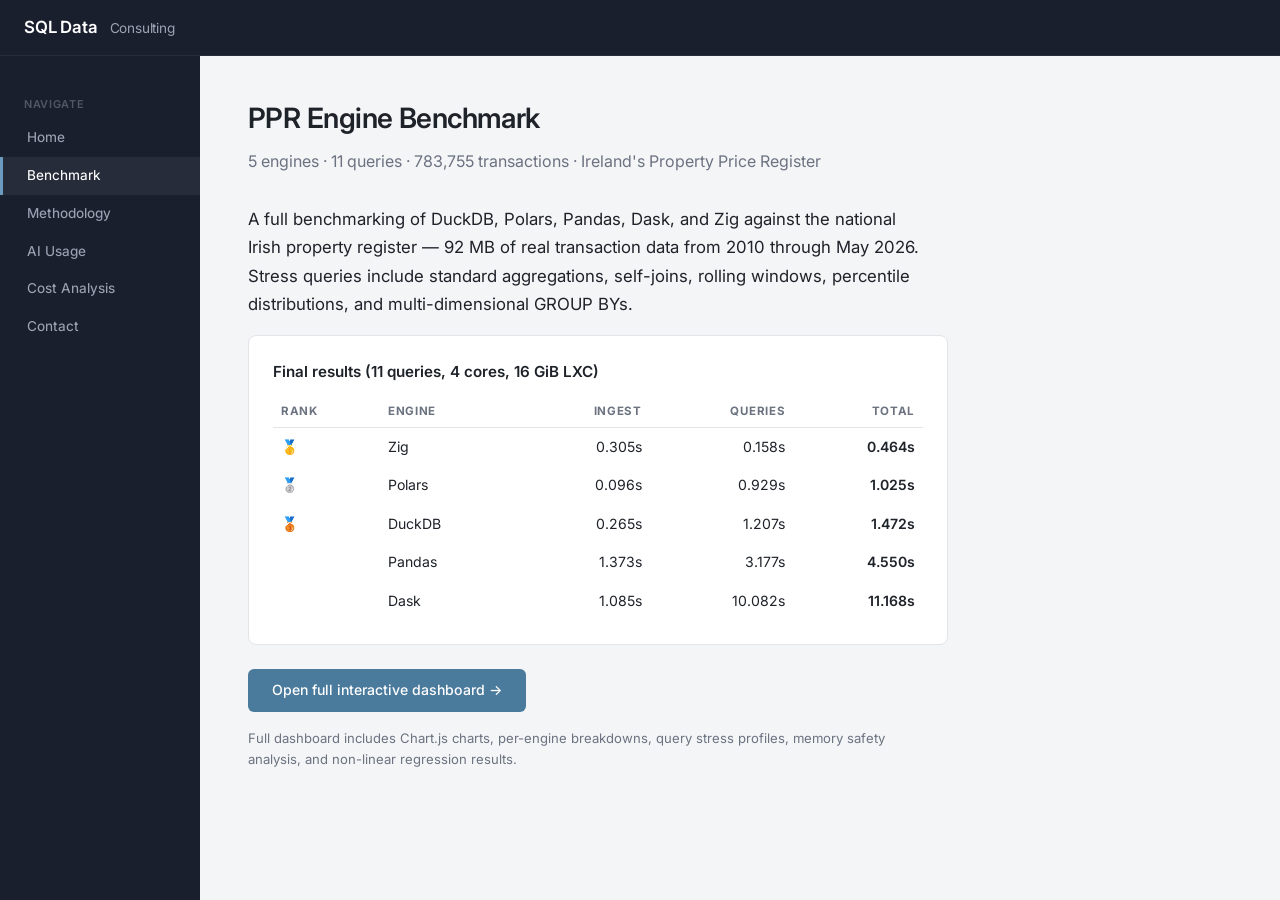
<file: benchmark.html>
<!DOCTYPE html>
<html lang="en">
<head>
<meta charset="UTF-8">
<meta name="viewport" content="width=device-width, initial-scale=1.0">
<title>Benchmark — SQL Data Consulting</title>
<link rel="preconnect" href="https://fonts.googleapis.com">
<link href="https://fonts.googleapis.com/css2?family=Inter:wght@400;450;500;600;700&display=swap" rel="stylesheet">
<link rel="stylesheet" href="css/style.css">
</head>
<body>

<div class="banner">
  <a href="/" class="banner-brand">SQL Data <small>Consulting</small></a>
</div>

<div class="sidebar">
  <div class="sidebar-section">Navigate</div>
  <a href="/">Home</a>
  <a href="/benchmark.html" class="active">Benchmark</a>
  <a href="/methodology.html">Methodology</a>
  <a href="/usage.html">AI Usage</a>
  <a href="/cost-analysis.html">Cost Analysis</a>
  <a href="/contact.html">Contact</a>
</div>

<div class="main">

  <h1>PPR Engine Benchmark</h1>
  <div class="subtitle">
    5 engines · 11 queries · 783,755 transactions · Ireland's Property Price Register
  </div>

  <p class="lead">
    A full benchmarking of DuckDB, Polars, Pandas, Dask, and Zig against the national
    Irish property register — 92 MB of real transaction data from 2010 through May 2026.
    Stress queries include standard aggregations, self-joins, rolling windows,
    percentile distributions, and multi-dimensional GROUP BYs.
  </p>

  <div class="card" style="max-width:700px;">
    <h3>Final results (11 queries, 4 cores, 16 GiB LXC)</h3>
    <table style="width:100%;border-collapse:collapse;font-size:0.88rem;margin-top:12px;">
      <thead>
        <tr>
          <th style="text-align:left;padding:6px 8px;border-bottom:1px solid #e2e4e8;font-size:0.72rem;text-transform:uppercase;letter-spacing:0.06em;color:#6b7280;">Rank</th>
          <th style="text-align:left;padding:6px 8px;border-bottom:1px solid #e2e4e8;font-size:0.72rem;text-transform:uppercase;letter-spacing:0.06em;color:#6b7280;">Engine</th>
          <th style="text-align:right;padding:6px 8px;border-bottom:1px solid #e2e4e8;font-size:0.72rem;text-transform:uppercase;letter-spacing:0.06em;color:#6b7280;">Ingest</th>
          <th style="text-align:right;padding:6px 8px;border-bottom:1px solid #e2e4e8;font-size:0.72rem;text-transform:uppercase;letter-spacing:0.06em;color:#6b7280;">Queries</th>
          <th style="text-align:right;padding:6px 8px;border-bottom:1px solid #e2e4e8;font-size:0.72rem;text-transform:uppercase;letter-spacing:0.06em;color:#6b7280;">Total</th>
        </tr>
      </thead>
      <tbody>
        <tr><td style="padding:8px;color:#34d399;">🥇</td><td style="padding:8px;">Zig</td><td style="padding:8px;text-align:right;">0.305s</td><td style="padding:8px;text-align:right;">0.158s</td><td style="padding:8px;text-align:right;font-weight:600;">0.464s</td></tr>
        <tr><td style="padding:8px;color:#34d399;">🥈</td><td style="padding:8px;">Polars</td><td style="padding:8px;text-align:right;">0.096s</td><td style="padding:8px;text-align:right;">0.929s</td><td style="padding:8px;text-align:right;font-weight:600;">1.025s</td></tr>
        <tr><td style="padding:8px;color:#6c8cff;">🥉</td><td style="padding:8px;">DuckDB</td><td style="padding:8px;text-align:right;">0.265s</td><td style="padding:8px;text-align:right;">1.207s</td><td style="padding:8px;text-align:right;font-weight:600;">1.472s</td></tr>
        <tr><td style="padding:8px;"></td><td style="padding:8px;">Pandas</td><td style="padding:8px;text-align:right;">1.373s</td><td style="padding:8px;text-align:right;">3.177s</td><td style="padding:8px;text-align:right;font-weight:600;">4.550s</td></tr>
        <tr><td style="padding:8px;"></td><td style="padding:8px;">Dask</td><td style="padding:8px;text-align:right;">1.085s</td><td style="padding:8px;text-align:right;">10.082s</td><td style="padding:8px;text-align:right;font-weight:600;">11.168s</td></tr>
      </tbody>
    </table>
  </div>

  <p style="margin-top:24px;">
    <a href="/ppr_benchmark.html" class="btn btn-primary">Open full interactive dashboard →</a>
  </p>

  <p style="font-size:0.82rem;color:var(--text-muted);margin-top:4px;">
    Full dashboard includes Chart.js charts, per-engine breakdowns, query stress profiles,
    memory safety analysis, and non-linear regression results.
  </p>

</div>
</body>
</html>
</file>
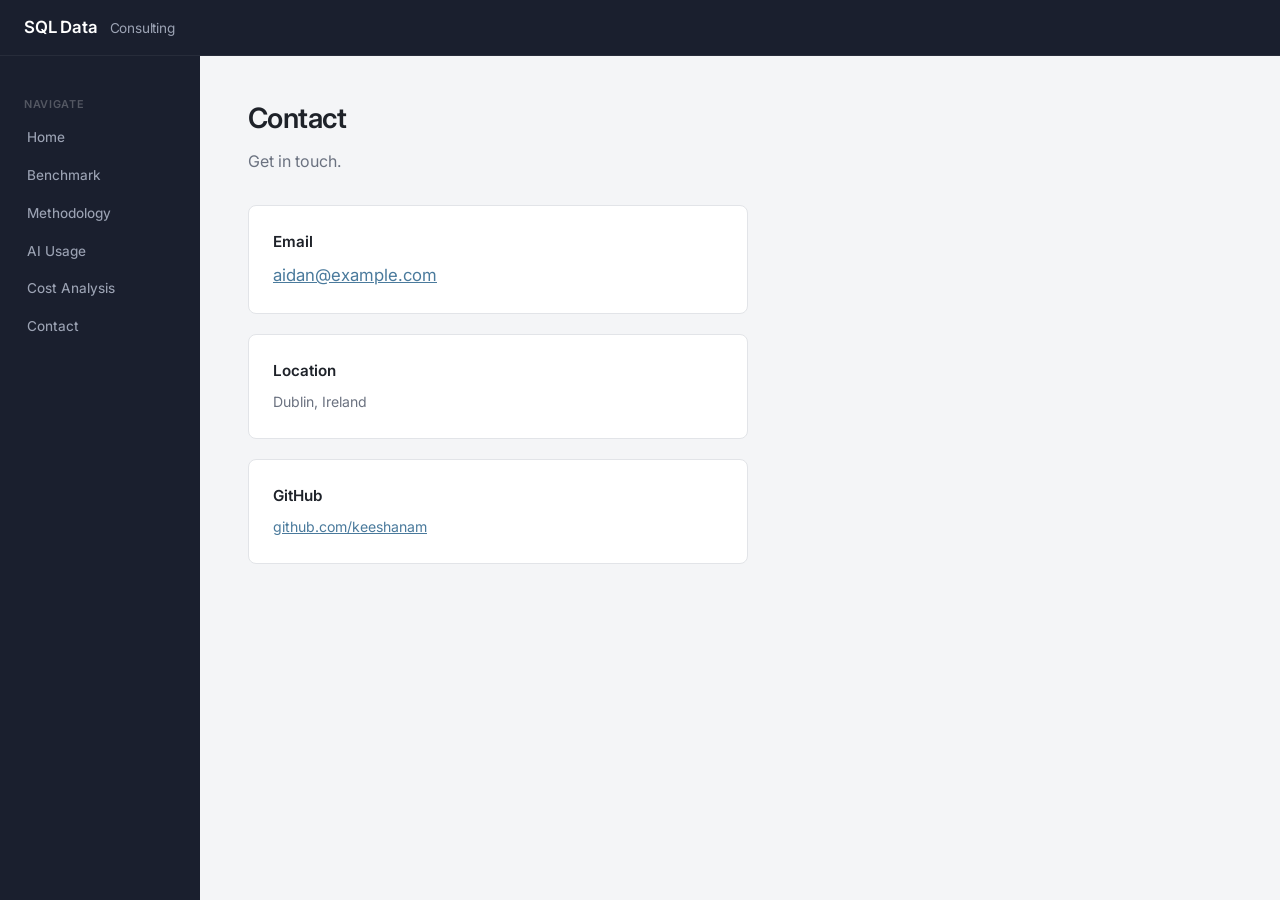
<file: contact.html>
<!DOCTYPE html>
<html lang="en">
<head>
<meta charset="UTF-8">
<meta name="viewport" content="width=device-width, initial-scale=1.0">
<title>Contact — SQL Data Consulting</title>
<link rel="preconnect" href="https://fonts.googleapis.com">
<link href="https://fonts.googleapis.com/css2?family=Inter:wght@400;450;500;600;700&display=swap" rel="stylesheet">
<link rel="stylesheet" href="css/style.css">
</head>
<body>

<div class="banner">
  <a href="/" class="banner-brand">SQL Data <small>Consulting</small></a>
</div>

<div class="sidebar">
  <div class="sidebar-section">Navigate</div>
  <a href="/">Home</a>
  <a href="/benchmark.html">Benchmark</a>
  <a href="/methodology.html">Methodology</a>
  <a href="/usage.html">AI Usage</a>
  <a href="/cost-analysis.html">Cost Analysis</a>
  <a href="/contact.html">Contact</a>
</div>

<div class="main">

  <h1>Contact</h1>
  <div class="subtitle">Get in touch.</div>

  <div class="card" style="max-width:500px;">
    <h3>Email</h3>
    <p><a href="mailto:aidan@example.com" style="color:var(--accent);font-size:1.05rem;">aidan@example.com</a></p>
  </div>

  <div class="card" style="max-width:500px;">
    <h3>Location</h3>
    <p>Dublin, Ireland</p>
  </div>

  <div class="card" style="max-width:500px;">
    <h3>GitHub</h3>
    <p><a href="https://github.com/keeshanam" style="color:var(--accent);">github.com/keeshanam</a></p>
  </div>

</div>
</body>
</html>
</file>
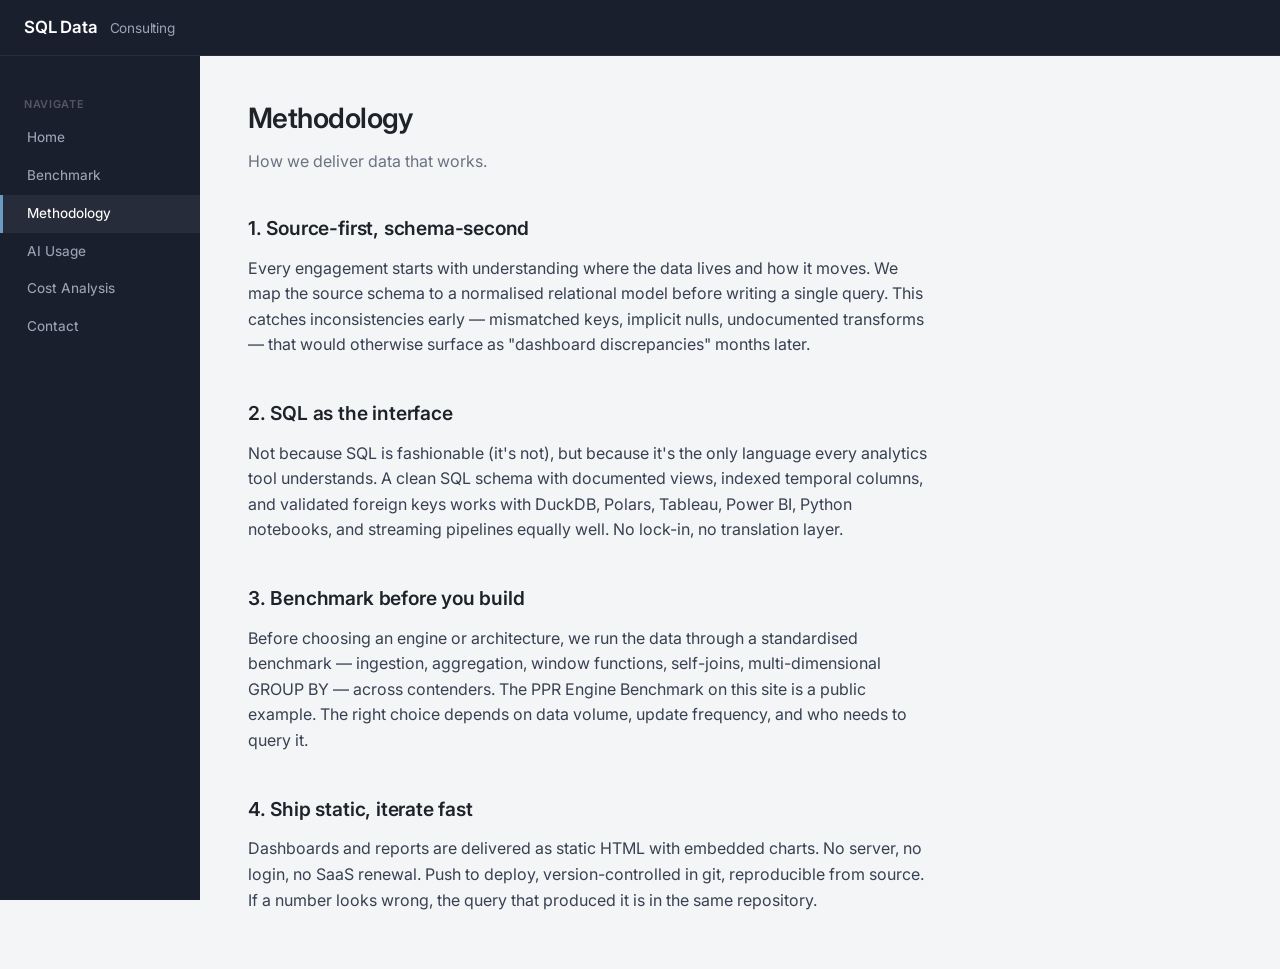
<file: methodology.html>
<!DOCTYPE html>
<html lang="en">
<head>
<meta charset="UTF-8">
<meta name="viewport" content="width=device-width, initial-scale=1.0">
<title>Methodology — SQL Data Consulting</title>
<link rel="preconnect" href="https://fonts.googleapis.com">
<link href="https://fonts.googleapis.com/css2?family=Inter:wght@400;450;500;600;700&display=swap" rel="stylesheet">
<link rel="stylesheet" href="css/style.css">
</head>
<body>

<div class="banner">
  <a href="/" class="banner-brand">SQL Data <small>Consulting</small></a>
</div>

<div class="sidebar">
  <div class="sidebar-section">Navigate</div>
  <a href="/">Home</a>
  <a href="/benchmark.html">Benchmark</a>
  <a href="/methodology.html" class="active">Methodology</a>
  <a href="/usage.html">AI Usage</a>
  <a href="/cost-analysis.html">Cost Analysis</a>
  <a href="/contact.html">Contact</a>
</div>

<div class="main">

  <h1>Methodology</h1>
  <div class="subtitle">How we deliver data that works.</div>

  <h2>1. Source-first, schema-second</h2>
  <p>Every engagement starts with understanding where the data lives and how it moves.
  We map the source schema to a normalised relational model before writing a single query.
  This catches inconsistencies early — mismatched keys, implicit nulls, undocumented transforms —
  that would otherwise surface as "dashboard discrepancies" months later.</p>

  <h2>2. SQL as the interface</h2>
  <p>Not because SQL is fashionable (it's not), but because it's the only language every
  analytics tool understands. A clean SQL schema with documented views, indexed temporal
  columns, and validated foreign keys works with DuckDB, Polars, Tableau, Power BI,
  Python notebooks, and streaming pipelines equally well. No lock-in, no translation layer.</p>

  <h2>3. Benchmark before you build</h2>
  <p>Before choosing an engine or architecture, we run the data through a standardised
  benchmark — ingestion, aggregation, window functions, self-joins, multi-dimensional
  GROUP BY — across contenders. The PPR Engine Benchmark on this site is a public example.
  The right choice depends on data volume, update frequency, and who needs to query it.</p>

  <h2>4. Ship static, iterate fast</h2>
  <p>Dashboards and reports are delivered as static HTML with embedded charts.
  No server, no login, no SaaS renewal. Push to deploy, version-controlled in git,
  reproducible from source. If a number looks wrong, the query that produced it is
  in the same repository.</p>

</div>
</body>
</html>
</file>
<file: css/style.css>
/* SQL Data Consulting — Clean, minimalist layout
   Target: CFO/COO audience. Professional, trustworthy, fast. */

:root {
  --nav-bg: #1a1f2e;
  --nav-text: #9ca3b4;
  --nav-active: #ffffff;
  --accent: #4a7a9c;
  --accent-light: #6b9bc0;
  --bg: #f4f5f7;
  --card-bg: #ffffff;
  --text: #1e2229;
  --text-muted: #6b7280;
  --border: #e2e4e8;
  --banner-height: 56px;
  --sidebar-width: 200px;
}

* { margin: 0; padding: 0; box-sizing: border-box; }

body {
  font-family: 'Inter', -apple-system, BlinkMacSystemFont, 'Segoe UI', sans-serif;
  background: var(--bg);
  color: var(--text);
  line-height: 1.6;
  -webkit-font-smoothing: antialiased;
}

/* ── TOP BANNER ── */
.banner {
  position: fixed; top: 0; left: 0; right: 0;
  height: var(--banner-height);
  background: var(--nav-bg);
  display: flex;
  align-items: center;
  padding: 0 24px;
  z-index: 100;
  border-bottom: 1px solid rgba(255,255,255,0.06);
}
.banner-brand {
  font-size: 1.05rem;
  font-weight: 600;
  color: #fff;
  letter-spacing: -0.01em;
  text-decoration: none;
}
.banner-brand small {
  font-weight: 400;
  color: var(--nav-text);
  font-size: 0.85rem;
  margin-left: 8px;
}

/* ── LEFT SIDEBAR ── */
.sidebar {
  position: fixed; top: var(--banner-height); left: 0; bottom: 0;
  width: var(--sidebar-width);
  background: var(--nav-bg);
  padding: 24px 0;
  overflow-y: auto;
  z-index: 99;
}
.sidebar a {
  display: block;
  padding: 8px 24px;
  color: var(--nav-text);
  font-size: 0.85rem;
  font-weight: 450;
  text-decoration: none;
  transition: color 0.15s, background 0.15s;
  border-left: 3px solid transparent;
}
.sidebar a:hover {
  color: #fff;
  background: rgba(255,255,255,0.04);
}
.sidebar a.active {
  color: var(--nav-active);
  border-left-color: var(--accent-light);
  background: rgba(255,255,255,0.06);
}
.sidebar-section {
  font-size: 0.68rem;
  text-transform: uppercase;
  letter-spacing: 0.06em;
  color: rgba(255,255,255,0.25);
  padding: 16px 24px 6px;
  font-weight: 600;
}

/* ── MAIN CONTENT ── */
.main {
  margin-left: var(--sidebar-width);
  margin-top: var(--banner-height);
  min-height: calc(100vh - var(--banner-height));
  padding: 40px 48px;
  max-width: 960px;
}
.main h1 {
  font-size: 1.75rem;
  font-weight: 600;
  letter-spacing: -0.02em;
  margin-bottom: 8px;
  color: var(--text);
}
.main .subtitle {
  font-size: 1rem;
  color: var(--text-muted);
  margin-bottom: 32px;
  line-height: 1.5;
}
.main h2 {
  font-size: 1.2rem;
  font-weight: 600;
  margin-top: 40px;
  margin-bottom: 12px;
  letter-spacing: -0.01em;
}
.main p {
  margin-bottom: 16px;
  color: #374151;
  max-width: 680px;
}
.main .lead {
  font-size: 1.05rem;
  color: var(--text);
  line-height: 1.7;
}

/* ── CARDS ── */
.card {
  background: var(--card-bg);
  border: 1px solid var(--border);
  border-radius: 8px;
  padding: 24px;
  margin-bottom: 20px;
}
.card h3 {
  font-size: 0.95rem;
  font-weight: 600;
  margin-bottom: 8px;
}
.card p {
  font-size: 0.88rem;
  color: var(--text-muted);
  margin-bottom: 0;
}

/* ── INSIGHT CALLOUT ── */
.callout {
  background: #eef3f8;
  border-left: 3px solid var(--accent);
  padding: 16px 20px;
  border-radius: 0 6px 6px 0;
  margin-bottom: 20px;
  max-width: 680px;
}
.callout p {
  font-size: 0.88rem;
  margin-bottom: 0;
  color: #2c3e50;
}
.callout strong {
  color: var(--accent);
  font-weight: 600;
}

/* ── CHARTS ── */
.chart-container {
  background: var(--card-bg);
  border: 1px solid var(--border);
  border-radius: 8px;
  padding: 20px;
  margin: 24px 0;
  max-width: 700px;
}

/* ── BUTTONS ── */
.btn {
  display: inline-block;
  padding: 10px 24px;
  font-size: 0.88rem;
  font-weight: 500;
  border-radius: 6px;
  text-decoration: none;
  transition: background 0.15s;
}
.btn-primary {
  background: var(--accent);
  color: #fff;
}
.btn-primary:hover { background: var(--accent-light); }
.btn-outline {
  background: transparent;
  color: var(--accent);
  border: 1px solid var(--accent);
}
.btn-outline:hover {
  background: var(--accent);
  color: #fff;
}

/* ── FOOTER ── */
.footer {
  margin-top: 60px;
  padding-top: 20px;
  border-top: 1px solid var(--border);
  font-size: 0.78rem;
  color: var(--text-muted);
}
.footer a { color: var(--accent); text-decoration: none; }

/* ── RESPONSIVE ── */
@media (max-width: 700px) {
  .sidebar { display: none; }
  .main { margin-left: 0; padding: 24px 20px; }
  .banner { padding: 0 16px; }
}
</file>
